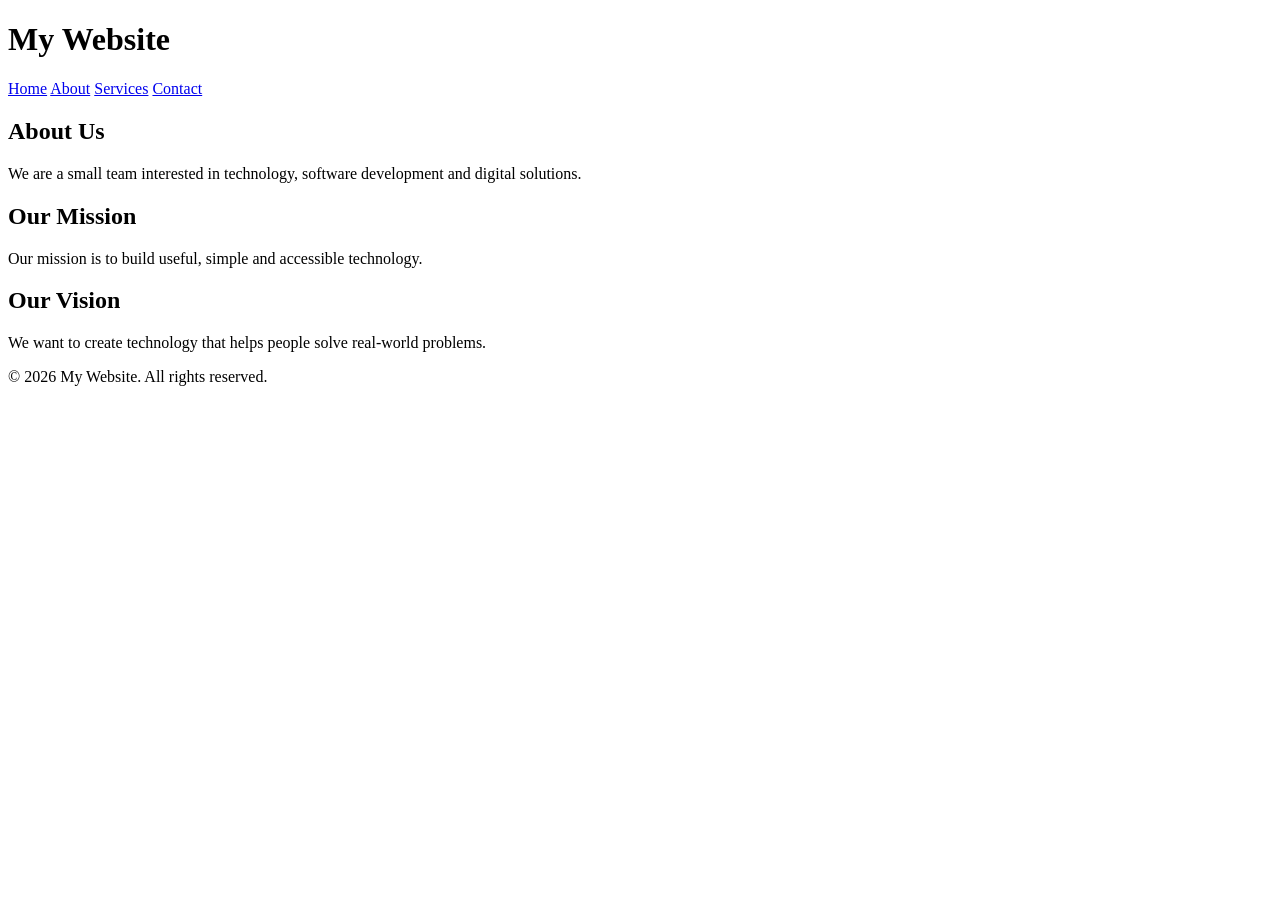
<file: lesson-01/about.html>
<!DOCTYPE html>
<html lang="en">
<head>
    <meta charset="UTF-8">
    <meta name="viewport" content="width=device-width, initial-scale=1.0">

    <title>My Website | About</title>

</head>

<body>

    <header>
        <h1>My Website</h1>

        <nav>
            <a href="index.html">Home</a>
            <a href="about.html">About</a>
            <a href="services.html">Services</a>
            <a href="contact.html">Contact</a>
        </nav>
    </header>

    <main>

        <section>
            <h2>About Us</h2>

            <p>
                We are a small team interested in technology,
                software development and digital solutions.
            </p>
        </section>

        <section>
            <h2>Our Mission</h2>

            <p>
                Our mission is to build useful, simple and
                accessible technology.
            </p>
        </section>

        <section>
            <h2>Our Vision</h2>

            <p>
                We want to create technology that helps people
                solve real-world problems.
            </p>
        </section>

    </main>

    <footer>
        <p>&copy; 2026 My Website. All rights reserved.</p>
    </footer>

</body>
</html>
</file>
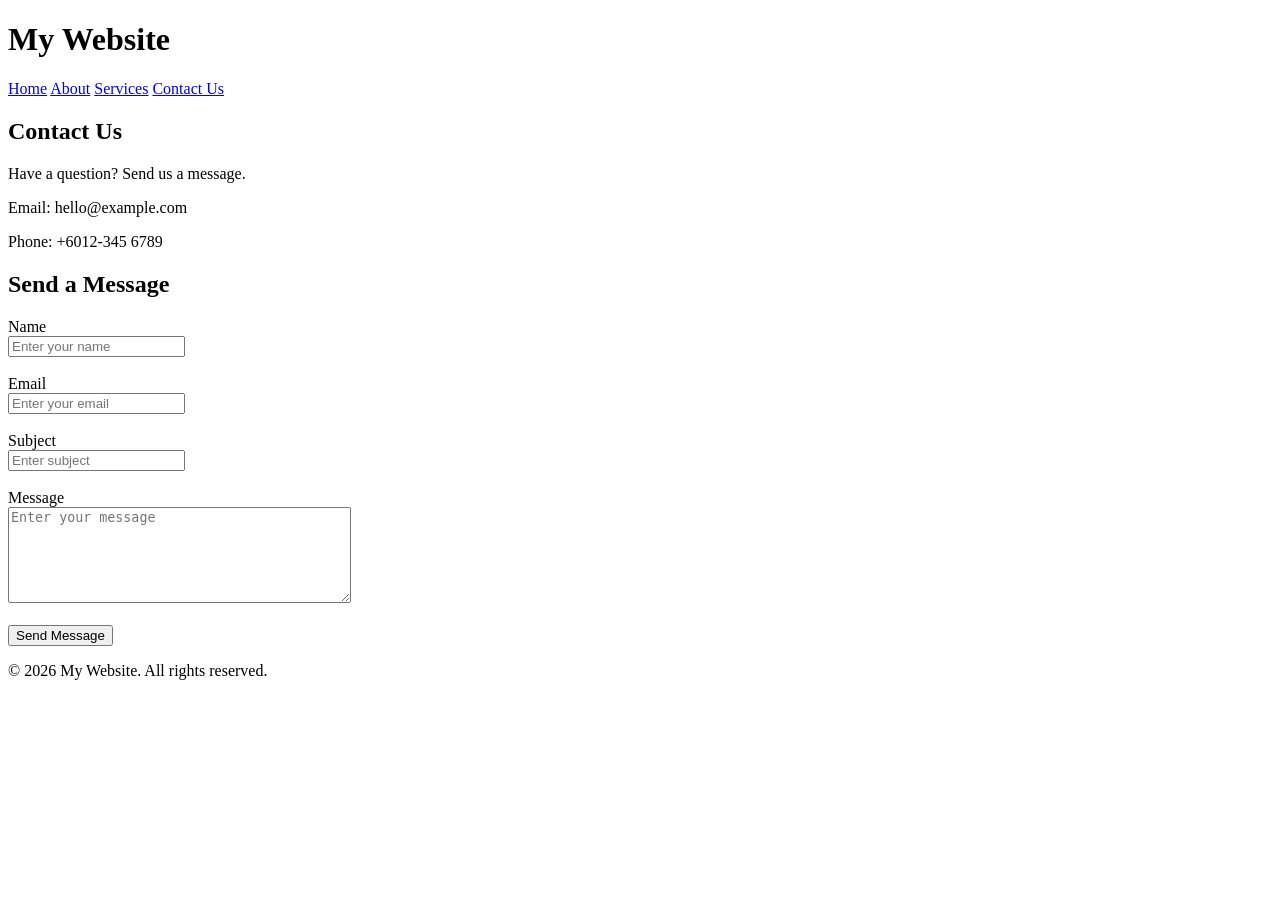
<file: lesson-01/contact.html>
<!DOCTYPE html>
<html lang="en">
<head>
    <meta charset="UTF-8">
    <meta name="viewport" content="width=device-width, initial-scale=1.0">
    <title>My Website | Contact</title>
</head>
<body>

    <header>
        <h1>My Website</h1>

        <nav>
            <a href="index.html">Home</a>
            <a href="about.html">About</a>
            <a href="services.html">Services</a>
            <a href="contact.html">Contact Us</a>
        </nav>
    </header>

    <main>

    <section>
        <h2>Contact Us</h2>

        <p>
            Have a question? Send us a message.
        </p>

        <p>Email: hello@example.com</p>
        <p>Phone: +6012-345 6789</p>
    </section>

    <!--Contact Form-->
    <section>
        <h2>Send a Message</h2>

        <form>

            <div>
                <label for="name">Name</label>
                <br>

                <input
                    type="text"
                    id="name"
                    name="name"
                    placeholder="Enter your name">

            </div>

            <br>

            <div>
                <label for="email">Email</label>
                <br>

                <input
                        type="email"
                        id="email"
                        name="email"
                        placeholder="Enter your email"
                    >
            </div>


            <br>

            <div>
                    <label for="subject">Subject</label>
                    <br>

                    <input
                        type="text"
                        id="subject"
                        name="subject"
                        placeholder="Enter subject"
                    >
                </div>

                <br>

                <div>
                    <label for="message">Message</label>
                    <br>

                    <textarea
                        id="message"
                        name="message"
                        rows="6"
                        cols="40"
                        placeholder="Enter your message"
                    ></textarea>
                </div>

                <br>

                <button type="submit">
                    Send Message
                </button>
        </form>
    </section>
</main>

 <footer>
        <p>&copy; 2026 My Website. All rights reserved.</p>
    </footer>

</body>
</html>
</file>
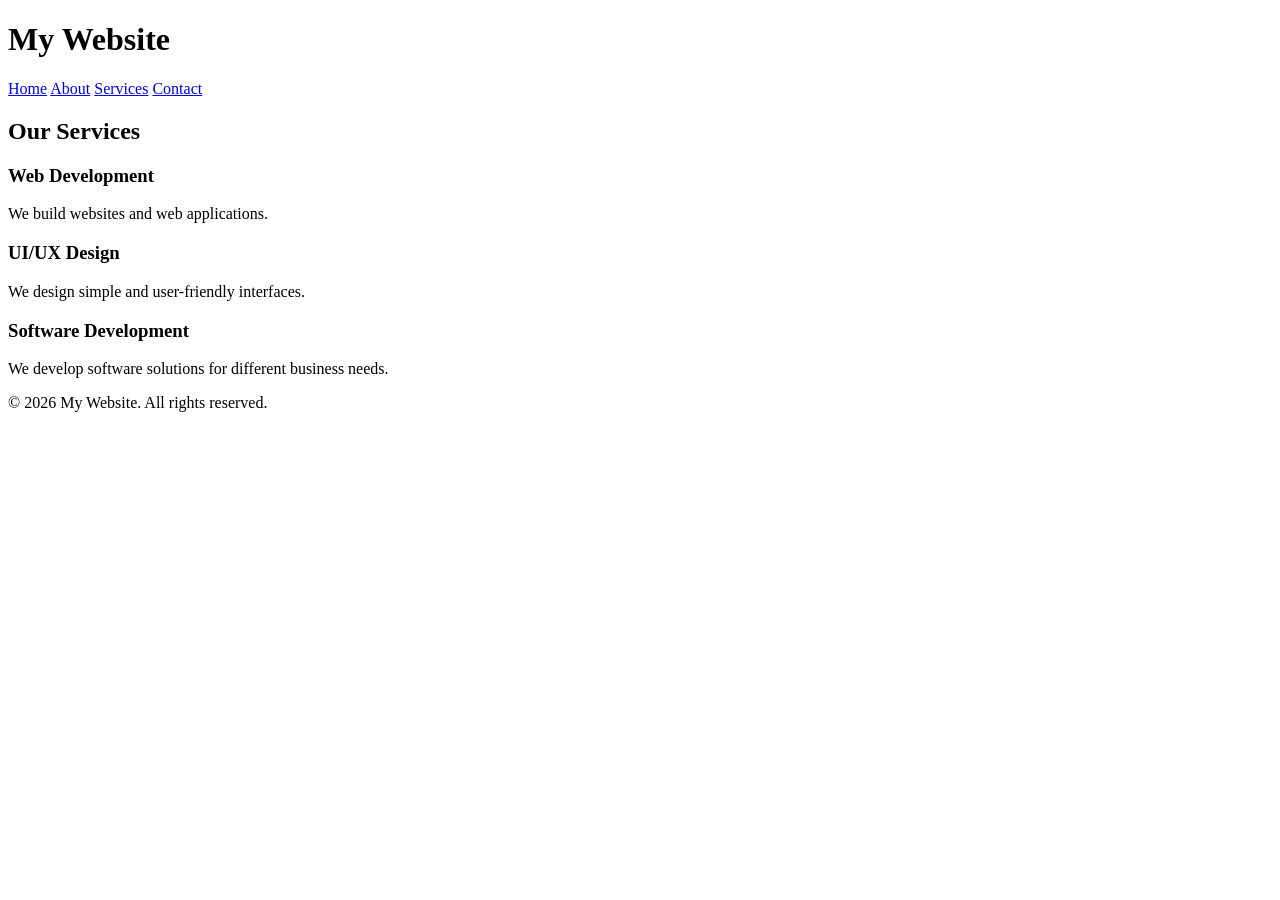
<file: lesson-01/services.html>
<!DOCTYPE html>
<html lang="en">
<head>
    <meta charset="UTF-8">
    <meta name="viewport" content="width=device-width, initial-scale=1.0">

    <title>My Website | Services</title>
</head>

<body>

    <header>
        <h1>My Website</h1>

        <nav>
            <a href="index.html">Home</a>
            <a href="about.html">About</a>
            <a href="services.html">Services</a>
            <a href="contact.html">Contact</a>
        </nav>
    </header>

    <main>

        <h2>Our Services</h2>

        <section>
            <h3>Web Development</h3>

            <p>
                We build websites and web applications.
            </p>
        </section>

        <section>
            <h3>UI/UX Design</h3>

            <p>
                We design simple and user-friendly interfaces.
            </p>
        </section>

        <section>
            <h3>Software Development</h3>

            <p>
                We develop software solutions for different
                business needs.
            </p>
        </section>

    </main>

    <footer>
        <p>&copy; 2026 My Website. All rights reserved.</p>
    </footer>

</body>
</html>
</file>
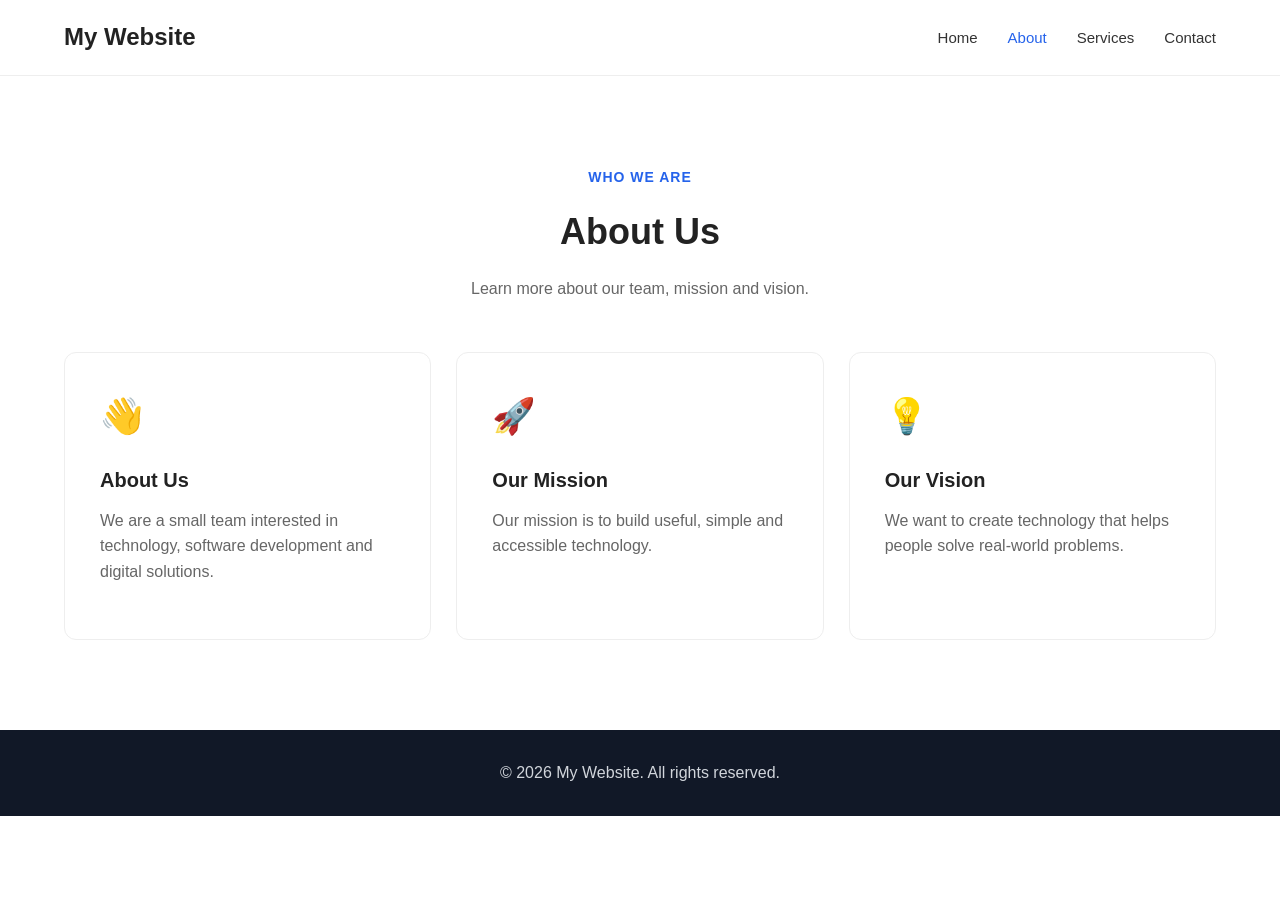
<file: lesson-02/about.html>
<!DOCTYPE html>
<html lang="en">

<head>
    <meta charset="UTF-8">
    <meta name="viewport" content="width=device-width, initial-scale=1.0">

    <title>My Website | About</title>

    <link rel="stylesheet" href="css/style.css">
</head>

<body>

    <!-- Header -->
    <header class="header">

        <div class="container">

            <h1 class="logo">My Website</h1>

            <!-- Navigation -->
            <nav class="navbar">

                <a href="index.html">Home</a>

                <a href="about.html" class="active">
                    About
                </a>

                <a href="services.html">
                    Services
                </a>

                <a href="contact.html">
                    Contact
                </a>

            </nav>

        </div>

    </header>


    <!-- Main Content -->
    <main>

        <section class="section">

            <div class="container">

                <div class="section-heading">

                    <p class="subtitle">
                        WHO WE ARE
                    </p>

                    <h2>About Us</h2>

                    <p>
                        Learn more about our team, mission and vision.
                    </p>

                </div>


                <!-- About Cards -->
                <div class="services-grid">

                    <!-- About Us -->
                    <article class="service-card">

                        <div class="service-icon">
                            👋
                        </div>

                        <h3>
                            About Us
                        </h3>

                        <p>
                            We are a small team interested in
                            technology, software development and
                            digital solutions.
                        </p>

                    </article>


                    <!-- Mission -->
                    <article class="service-card">

                        <div class="service-icon">
                            🚀
                        </div>

                        <h3>
                            Our Mission
                        </h3>

                        <p>
                            Our mission is to build useful, simple
                            and accessible technology.
                        </p>

                    </article>


                    <!-- Vision -->
                    <article class="service-card">

                        <div class="service-icon">
                            💡
                        </div>

                        <h3>
                            Our Vision
                        </h3>

                        <p>
                            We want to create technology that helps
                            people solve real-world problems.
                        </p>

                    </article>

                </div>

            </div>

        </section>

    </main>


    <!-- Footer -->
    <footer class="footer">

        <div class="container">

            <p>
                &copy; 2026 My Website. All rights reserved.
            </p>

        </div>

    </footer>

</body>

</html>
</file>
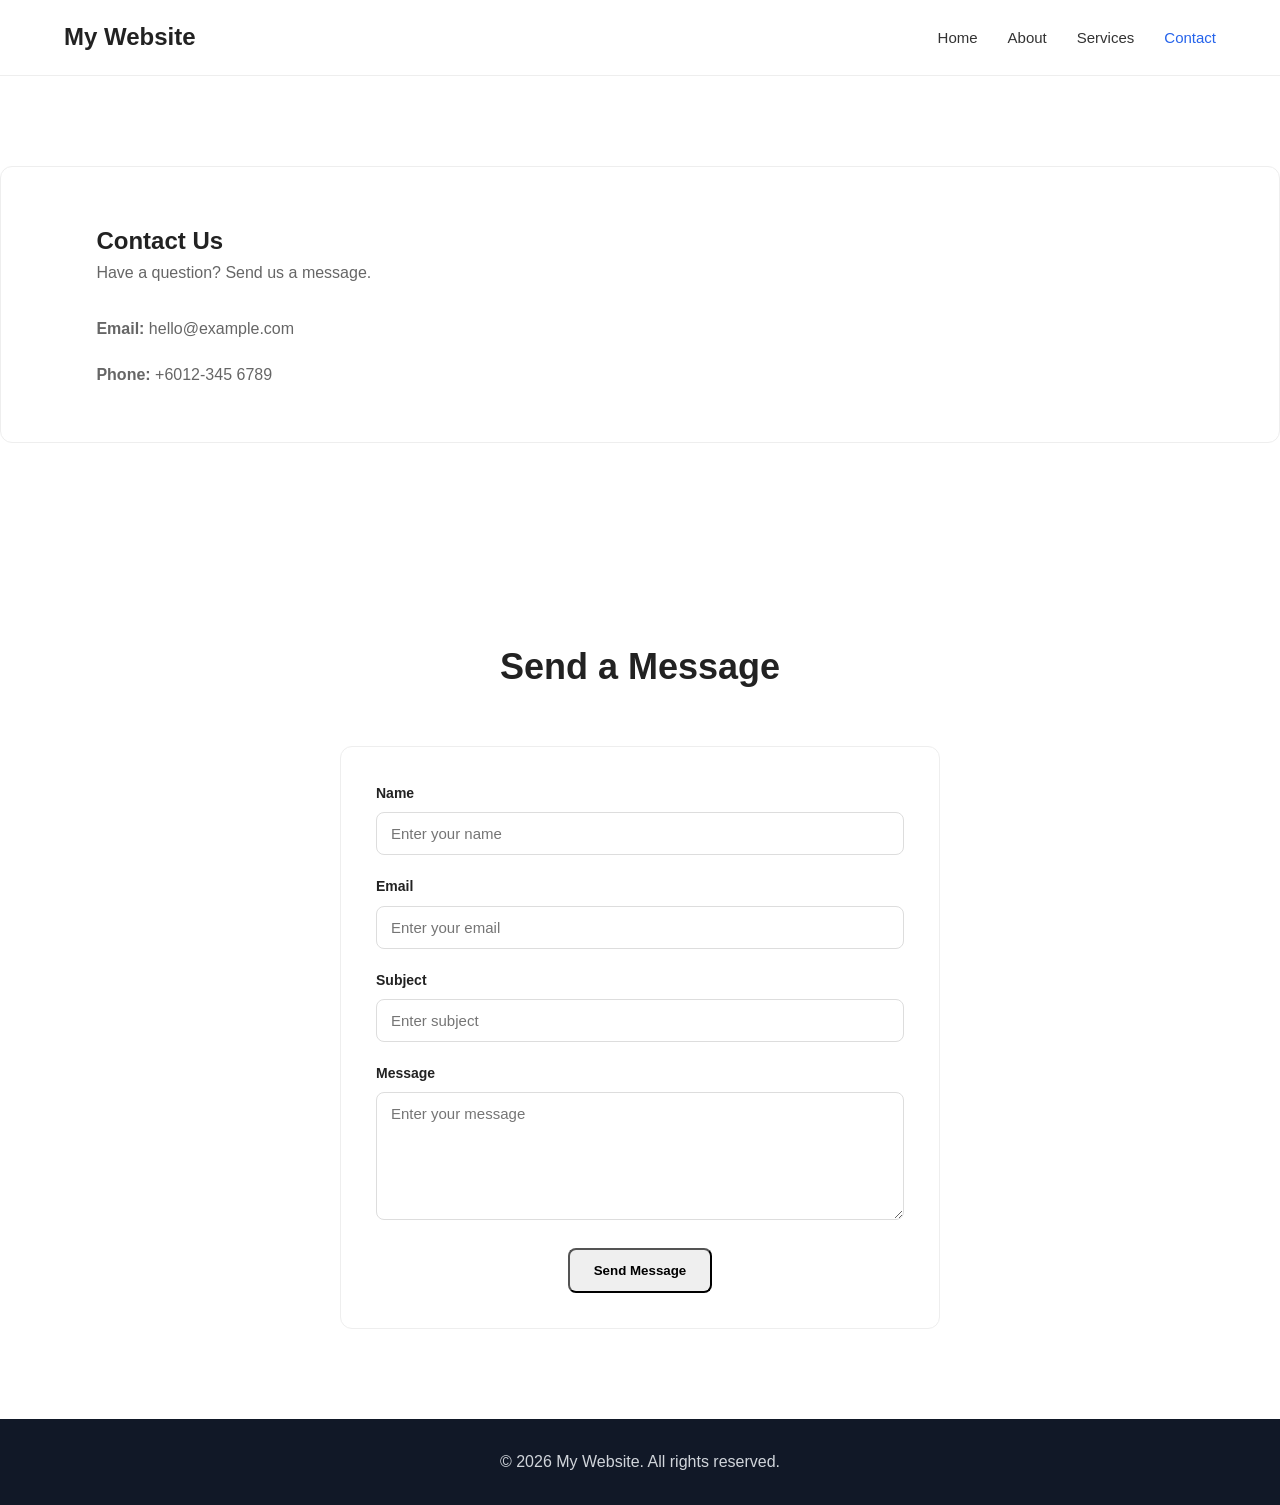
<file: lesson-02/contact.html>
<!DOCTYPE html>
<html lang="en">

<head>
    <meta charset="UTF-8">
    <meta name="viewport" content="width=device-width, initial-scale=1.0">

    <title>My Website | Contact</title>

    <link rel="stylesheet" href="css/style.css">
</head>

<body>

    <!-- Header -->
    <header class="header">

        <div class="container">

            <h1 class="logo">My Website</h1>

            <nav class="navbar">
                <a href="index.html">Home</a>
                <a href="about.html">About</a>
                <a href="services.html">Services</a>
                <a href="contact.html" class="active">Contact</a>
            </nav>

        </div>

    </header>


    <!-- Main Content -->
    <main>

        <!-- Contact Information -->
        <section class="section">

            <article class="service-card">

            <div class="container hero-content">

                <div class="hero-text">

                 <p class="subtitle"></p>
                <h2>Contact Us</h2>

                <p>
                    Have a question? Send us a message.
                </p>

                <div class="contact-info">

                    <p>
                        <strong>Email:</strong>
                        hello@example.com
                    </p>

                    <p>
                        <strong>Phone:</strong>
                        +6012-345 6789
                    </p>

                </div>

            </div>

        </article>

        </section>


        <!-- Contact Form -->
        <section class="section">

            <div class="container">

                <div class="section-heading">

                <p class="subtitle">
                <h2>Send a Message</h2>
                </p>
                </div>
                <form class="contact-form">

                    <!-- Name -->
                    <div class="form-group">

                        <label for="name">
                            Name
                        </label>

                        <input
                            type="text"
                            id="name"
                            name="name"
                            placeholder="Enter your name"
                            required
                        >

                    </div>


                    <!-- Email -->
                    <div class="form-group">

                        <label for="email">
                            Email
                        </label>

                        <input
                            type="email"
                            id="email"
                            name="email"
                            placeholder="Enter your email"
                            required
                        >

                    </div>


                    <!-- Subject -->
                    <div class="form-group">

                        <label for="subject">
                            Subject
                        </label>

                        <input
                            type="text"
                            id="subject"
                            name="subject"
                            placeholder="Enter subject"
                            required
                        >

                    </div>


                    <!-- Message -->
                    <div class="form-group">

                        <label for="message">
                            Message
                        </label>

                        <textarea
                            id="message"
                            name="message"
                            rows="6"
                            placeholder="Enter your message"
                            required
                        ></textarea>

                    </div>


                    <!-- Submit Button -->
                     <center>
                    <button type="submit" class="btn">
                        Send Message
                    </button>
                    </center>

                </form>

            </div>
       

        </section>

    </main>


    <!-- Footer -->
    <footer class="footer">

        <div class="container">

            <p>
                &copy; 2026 My Website. All rights reserved.
            </p>

        </div>

    </footer>

</body>

</html>
</file>
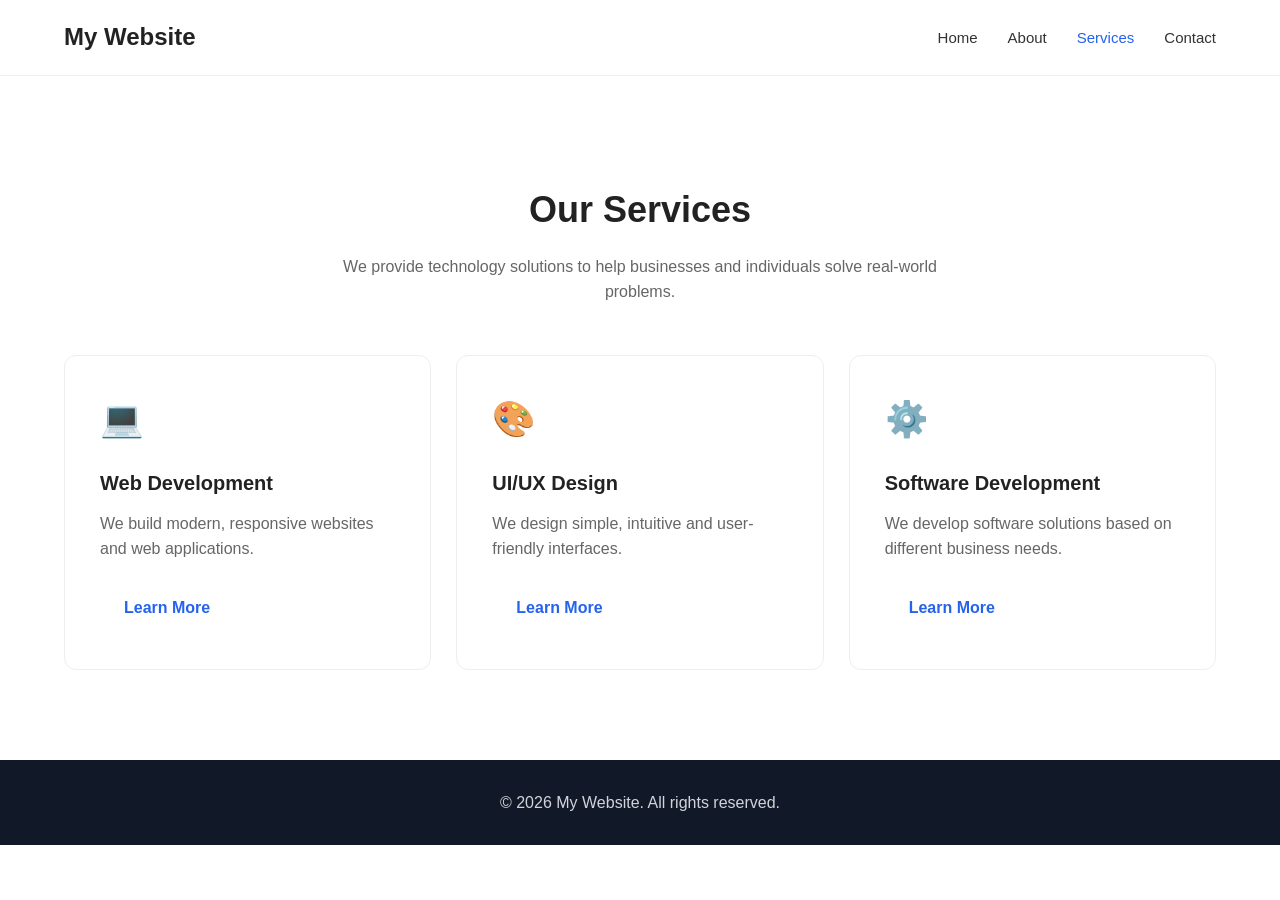
<file: lesson-02/services.html>
<!DOCTYPE html>
<html lang="en">

<head>
    <meta charset="UTF-8">
    <meta name="viewport" content="width=device-width, initial-scale=1.0">

    <title>My Website | Services</title>

    <link rel="stylesheet" href="css/style.css">
</head>

<body>

    <!-- Header -->
    <header class="header">

        <div class="container">

            <h1 class="logo">My Website</h1>

            <nav class="navbar">
                <a href="index.html">Home</a>
                <a href="about.html">About</a>
                <a href="services.html" class="active">Services</a>
                <a href="contact.html">Contact</a>
            </nav>

        </div>

    </header>


    <!-- Main Content -->
    <main>

        <section class="section">

            <div class="container ">

                <div class="section-heading">

                    <p class="subtitle">

                <h2>Our Services</h2>

                <p>
                    We provide technology solutions to help
                    businesses and individuals solve real-world problems.
                </p>    
            </div>


                <!-- Services Grid -->
                <div class="services-grid">

                    <!-- Service 1 -->
                    <article class="service-card">

                         <div class="service-icon">
                            💻
                        </div>

                        <h3>Web Development</h3>

                        <p>
                            We build modern, responsive websites
                            and web applications.
                        </p>

                        <a href="contact.html" class="btn">
                            Learn More
                        </a>

                    </article>


                    <!-- Service 2 -->
                    <article class="service-card">

                        <div class="service-icon">
                            🎨
                        </div>

                        <h3>UI/UX Design</h3>

                        <p>
                            We design simple, intuitive and
                            user-friendly interfaces.
                        </p>

                        <a href="contact.html" class="btn">
                            Learn More
                        </a>

                    </article>


                    <!-- Service 3 -->
                    <article class="service-card">

                        <div class="service-icon">
                            ⚙️
                        </div>

                        <h3>Software Development</h3>

                        <p>
                            We develop software solutions based
                            on different business needs.
                        </p>

                        <a href="contact.html" class="btn">
                            Learn More
                        </a>

                    </article>

                </div>

            </div>
        


        </section>

    </main>


    <!-- Footer -->
    <footer class="footer">

        <div class="container">

            <p>
                &copy; 2026 My Website. All rights reserved.
            </p>

        </div>

    </footer>

</body>

</html>
</file>
<file: lesson-02/css/style.css>
/* ========================================
   RESET
======================================== */

* {
    margin: 0;
    padding: 0;
    box-sizing: border-box;
}


/* ========================================
   GENERAL
======================================== */

body {
    font-family: Arial, Helvetica, sans-serif;
    line-height: 1.6;
    color: #222;
    background-color: #ffffff;
}

.container {
    width: 90%;
    max-width: 1200px;
    margin: 0 auto;
    flex-grow: 1;
}


/* ========================================
   HEADER
======================================== */

.header {
    background-color: #ffffff;
    border-bottom: 1px solid #eeeeee;
    position: sticky;
    top: 0;
    z-index: 1000;
}

.header .container {
    min-height: 75px;

    display: flex;
    align-items: center;
    justify-content: space-between;
}


/* Logo */

.logo {
    font-size: 24px;
    font-weight: 700;
}


/* Navigation */

.navbar {
    display: flex;
    gap: 30px;
}

.navbar a {
    color: #333;
    text-decoration: none;
    font-size: 15px;
    font-weight: 500;

    transition: 0.3s;
}

.navbar a:hover {
    color: #2563eb;
}

.navbar a.active {
    color: #2563eb;
}


/* ========================================
   HERO
======================================== */

.hero {
    padding: 100px 0;
    background-color: #f8fafc;
}

.hero-content {
    display: grid;
    grid-template-columns: 1fr 1fr;
    gap: 60px;
    align-items: center;
}


/* Hero Text */

.subtitle {
    color: #2563eb;
    font-size: 14px;
    font-weight: 700;
    letter-spacing: 1px;
    margin-bottom: 15px;
}

.hero h2 {
    font-size: 52px;
    line-height: 1.1;
    margin-bottom: 25px;
}

.hero h2 span {
    color: #2563eb;
}

.hero-text > p:not(.subtitle) {
    color: #666;
    max-width: 500px;
    margin-bottom: 30px;
}


/* Hero Buttons */

.hero-buttons {
    display: flex;
    gap: 15px;
}

.btn {
    display: inline-block;

    padding: 13px 24px;

    border-radius: 8px;

    text-decoration: none;

    font-weight: 600;

    transition: 0.3s;
}

.btn-primary {
    background-color: #2563eb;
    color: white;
}

.btn-primary:hover {
    background-color: #1d4ed8;
}

.btn-secondary {
    border: 1px solid #ddd;
    color: #333;
    background-color: white;
}

.btn-secondary:hover {
    background-color: #f1f5f9;
}


/* Hero Image */

.hero-image img {
    width: 100%;
    height: 400px;

    object-fit: cover;

    border-radius: 15px;
}


/* ========================================
   SECTION
======================================== */

.section {
    padding: 90px 0;
}

.section-heading {
    text-align: center;
    max-width: 650px;
    margin: 0 auto 50px;
}

.section-heading h2 {
    font-size: 36px;
    margin-bottom: 15px;
}

.section-heading > p:last-child {
    color: #666;
}


/* ========================================
   SERVICE CARDS
======================================== */

.services-grid {
    display: grid;

    grid-template-columns: repeat(3, 1fr);

    gap: 25px;
}

.service-card {
    padding: 35px;

    background-color: #ffffff;

    border: 1px solid #eeeeee;

    border-radius: 12px;

    transition: 0.3s;
}

.service-card:hover {
    transform: translateY(-5px);

    box-shadow:
        0 10px 30px rgba(0, 0, 0, 0.08);
}

.service-icon {
    font-size: 35px;
    margin-bottom: 20px;
}

.service-card h3 {
    font-size: 20px;
    margin-bottom: 12px;
}

.service-card p {
    color: #666;
    margin-bottom: 20px;
}

.service-card a {
    color: #2563eb;

    text-decoration: none;

    font-weight: 600;
}


/* ========================================
   FOOTER
======================================== */

.footer {
    background-color: #111827;

    color: #ffffff;

    padding: 30px 0;

    text-align: center;
}

.footer p {
    color: #d1d5db;
}


/* ========================================
   RESPONSIVE
======================================== */

@media (max-width: 768px) {

    .header .container {
        flex-direction: column;

        padding: 20px 0;

        gap: 15px;
    }


    .navbar {
        gap: 15px;
        flex-wrap: wrap;
        justify-content: center;
    }


    .hero {
        padding: 60px 0;
    }


    .hero-content {
        grid-template-columns: 1fr;
    }


    .hero h2 {
        font-size: 40px;
    }


    .hero-image img {
        height: 300px;
    }


    .services-grid {
        grid-template-columns: 1fr;
    }

}

/* ========================================
   CONTACT FORM
======================================== */

.contact-form {
    max-width: 600px;
    margin: 0 auto;

    padding: 35px;

    background-color: #ffffff;

    border: 1px solid #eeeeee;

    border-radius: 12px;
}

.form-group {
    margin-bottom: 20px;
}

.form-group label {
    display: block;
    margin-bottom: 8px;
    font-weight: 600;
    font-size: 14px;
}

.form-group input,
.form-group textarea {
    width: 100%;

    padding: 12px 14px;

    border: 1px solid #ddd;
    border-radius: 8px;

    font-family: inherit;
    font-size: 15px;

    transition: 0.3s;
}

.form-group input:focus,
.form-group textarea:focus {
    outline: none;
    border-color: #2563eb;
}
</file>
